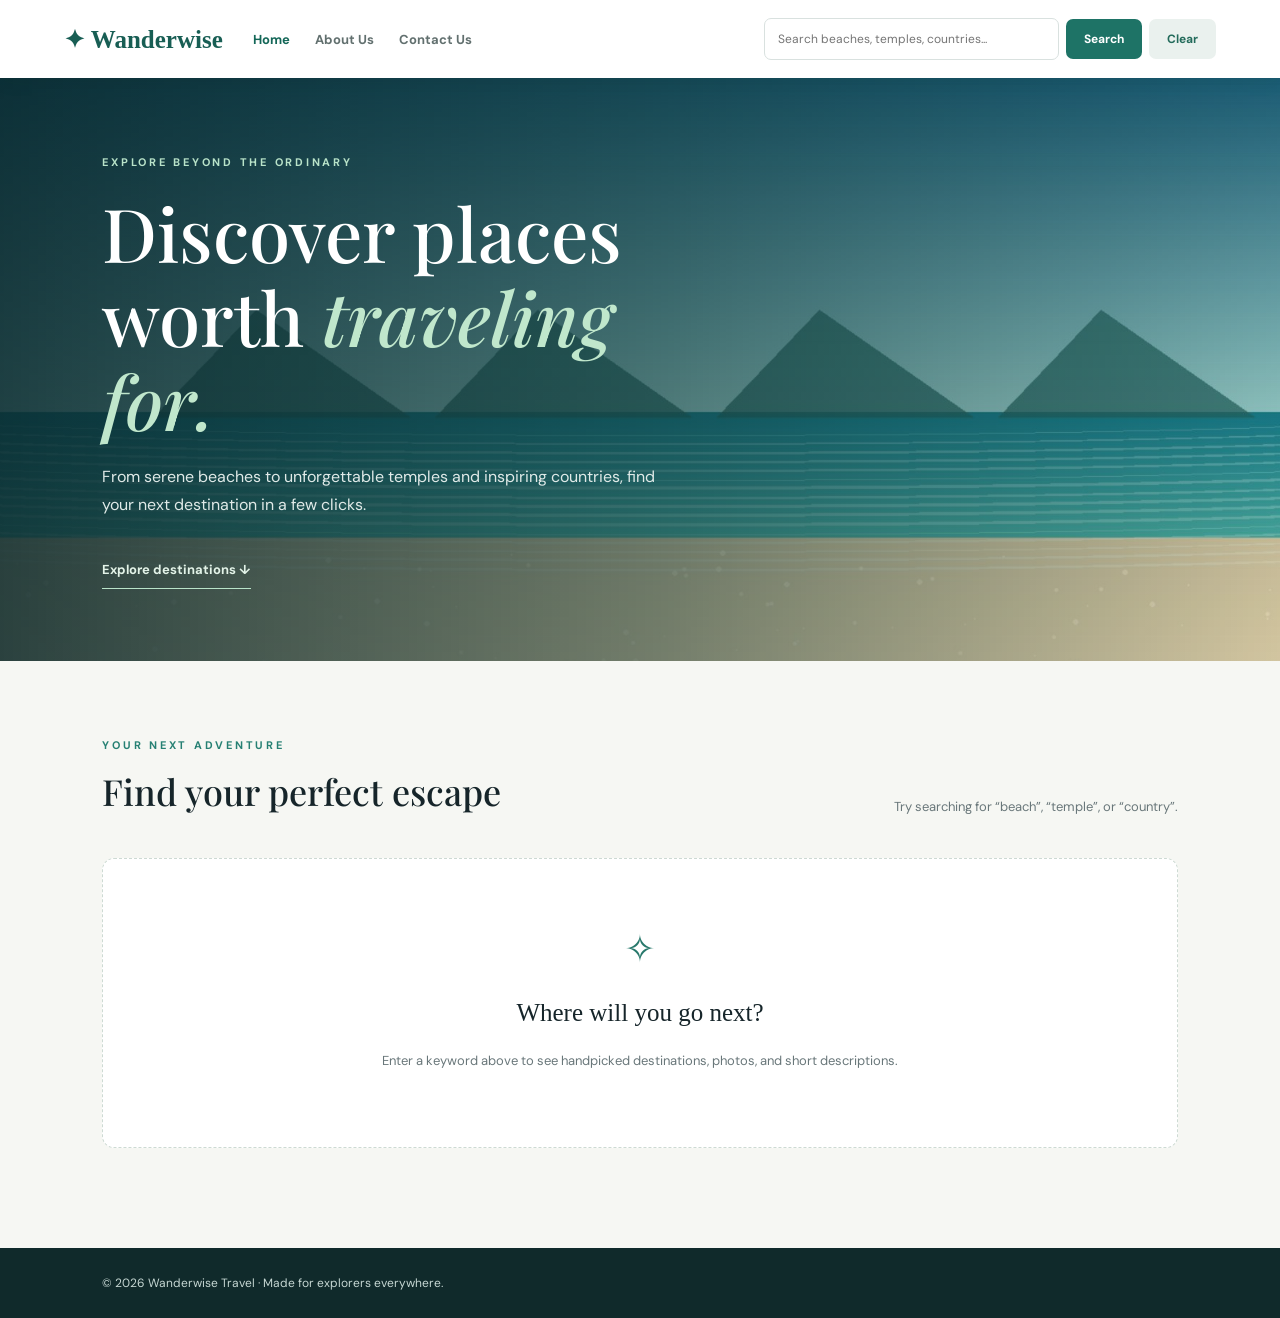
<file: index.html>
<!doctype html>
<html lang="en"><head><meta charset="UTF-8"><meta name="viewport" content="width=device-width, initial-scale=1"><meta name="description" content="Explore beaches, temples, and countries with Wanderwise Travel."><title>Wanderwise | Travel Recommendations</title><link rel="stylesheet" href="style.css"></head>
<body><header class="nav"><a class="logo" href="index.html">✦ Wanderwise</a><nav aria-label="Main navigation"><a class="active" href="index.html">Home</a><a href="about.html">About Us</a><a href="contact.html">Contact Us</a></nav><form class="search" id="searchForm" role="search"><label class="sr-only" for="searchInput">Search destinations</label><input id="searchInput" placeholder="Search beaches, temples, countries..." autocomplete="off"><button type="submit">Search</button><button type="button" id="clearButton" class="secondary">Clear</button></form></header>
<main><section class="hero"><div class="hero-copy"><span class="eyebrow">EXPLORE BEYOND THE ORDINARY</span><h1>Discover places worth <em>traveling for.</em></h1><p>From serene beaches to unforgettable temples and inspiring countries, find your next destination in a few clicks.</p><a class="hero-link" href="#results">Explore destinations ↓</a></div></section><section id="results" class="results"><div class="section-heading"><div><span class="eyebrow dark">YOUR NEXT ADVENTURE</span><h2 id="resultsTitle">Find your perfect escape</h2></div><p id="resultsStatus" aria-live="polite">Try searching for “beach”, “temple”, or “country”.</p></div><div id="recommendations" class="cards"><article class="empty"><span>✧</span><h3>Where will you go next?</h3><p>Enter a keyword above to see handpicked destinations, photos, and short descriptions.</p></article></div></section></main><footer>© 2026 Wanderwise Travel · Made for explorers everywhere.</footer><script src="script.js"></script></body></html>
</file>
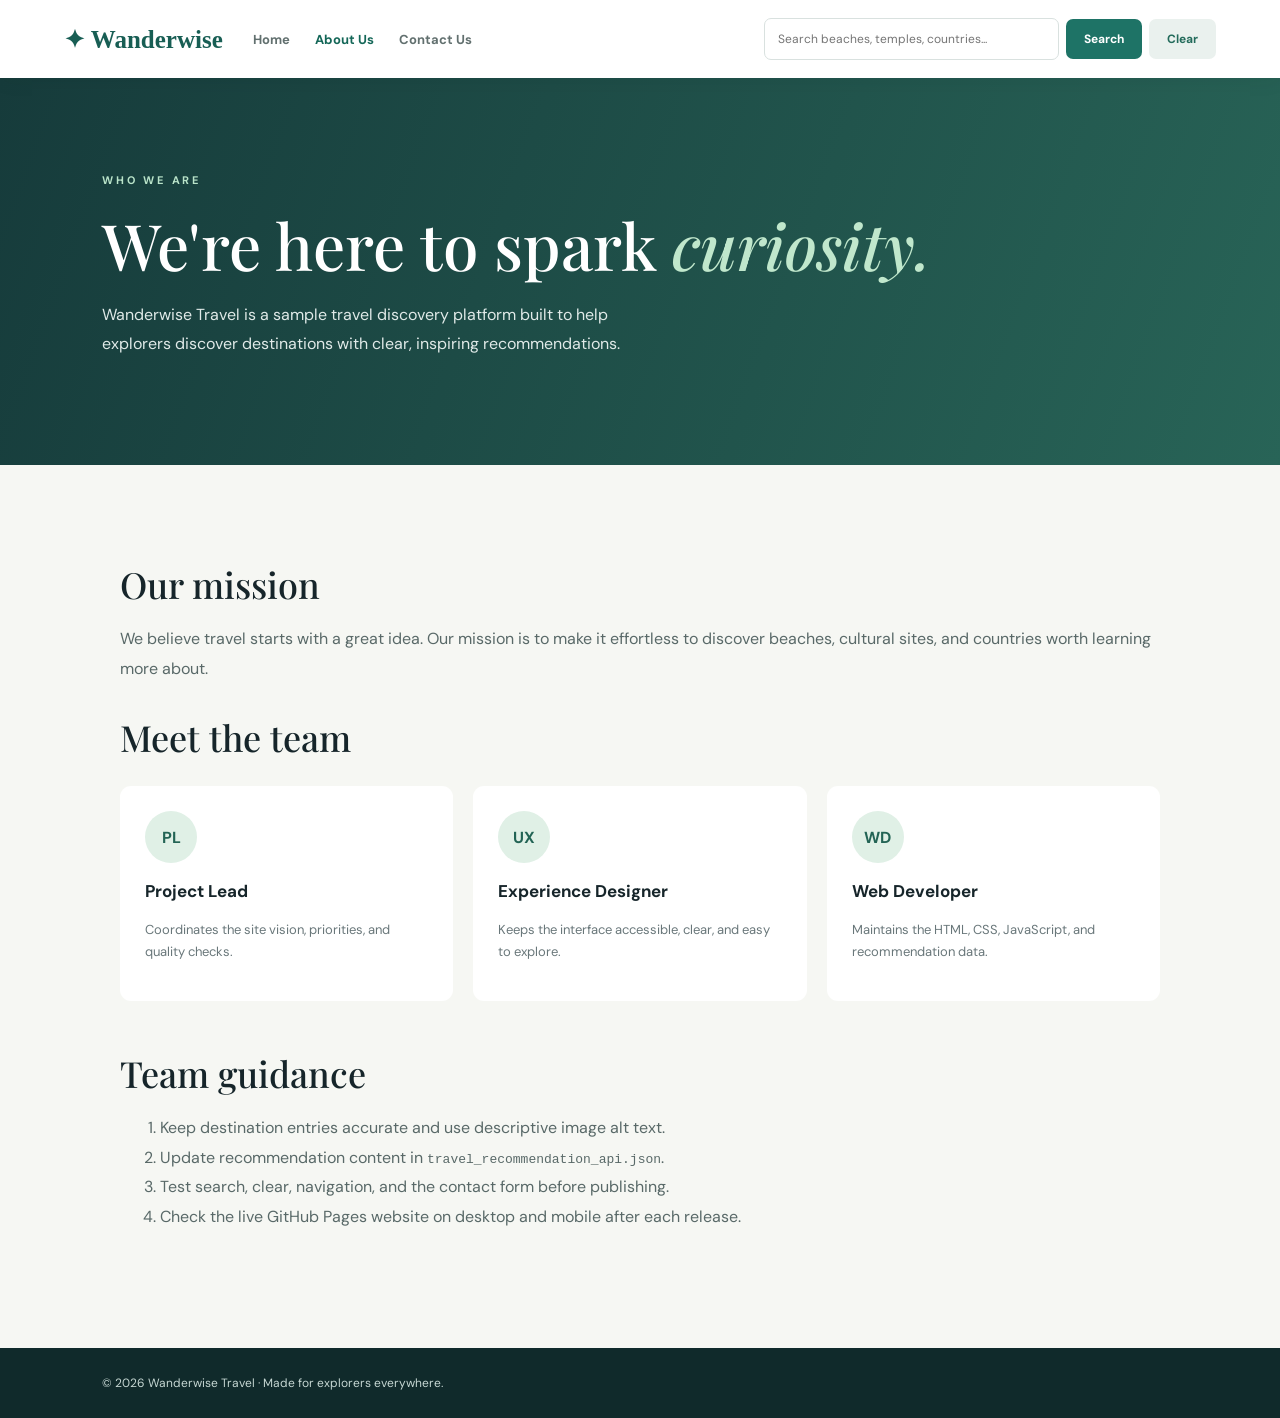
<file: about.html>
<!doctype html><html lang="en"><head><meta charset="UTF-8"><meta name="viewport" content="width=device-width, initial-scale=1"><title>About Us | Wanderwise</title><link rel="stylesheet" href="style.css"></head><body><header class="nav"><a class="logo" href="index.html">✦ Wanderwise</a><nav aria-label="Main navigation"><a href="index.html">Home</a><a class="active" href="about.html">About Us</a><a href="contact.html">Contact Us</a></nav><form class="search" action="index.html" method="get"><label class="sr-only" for="navSearch">Search destinations</label><input id="navSearch" name="q" placeholder="Search beaches, temples, countries..."><button type="submit">Search</button><button type="button" class="secondary" onclick="document.getElementById('navSearch').value=''">Clear</button></form></header><main><section class="page-hero"><span class="eyebrow">WHO WE ARE</span><h1>We're here to spark <em>curiosity.</em></h1><p>Wanderwise Travel is a sample travel discovery platform built to help explorers discover destinations with clear, inspiring recommendations.</p></section><section class="content-panel"><h2>Our mission</h2><p>We believe travel starts with a great idea. Our mission is to make it effortless to discover beaches, cultural sites, and countries worth learning more about.</p><h2>Meet the team</h2><div class="team"><article><span class="avatar">PL</span><h3>Project Lead</h3><p>Coordinates the site vision, priorities, and quality checks.</p></article><article><span class="avatar">UX</span><h3>Experience Designer</h3><p>Keeps the interface accessible, clear, and easy to explore.</p></article><article><span class="avatar">WD</span><h3>Web Developer</h3><p>Maintains the HTML, CSS, JavaScript, and recommendation data.</p></article></div><h2>Team guidance</h2><ol><li>Keep destination entries accurate and use descriptive image alt text.</li><li>Update recommendation content in <code>travel_recommendation_api.json</code>.</li><li>Test search, clear, navigation, and the contact form before publishing.</li><li>Check the live GitHub Pages website on desktop and mobile after each release.</li></ol></section></main><footer>© 2026 Wanderwise Travel · Made for explorers everywhere.</footer></body></html>
</file>
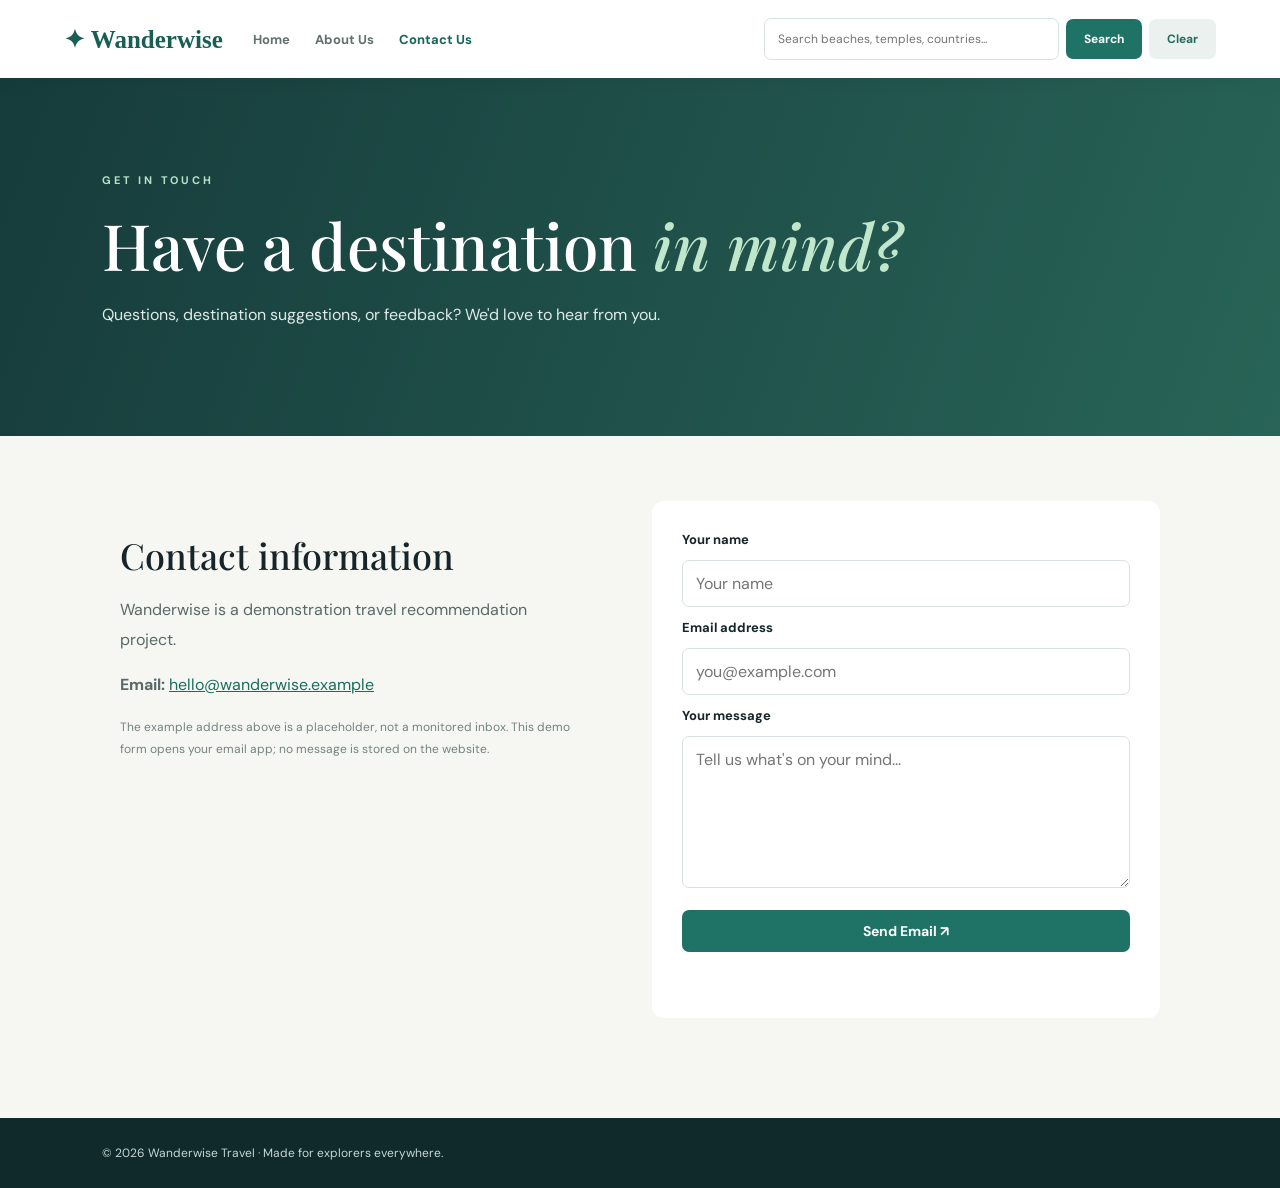
<file: contact.html>
<!doctype html><html lang="en"><head><meta charset="UTF-8"><meta name="viewport" content="width=device-width, initial-scale=1"><title>Contact Us | Wanderwise</title><link rel="stylesheet" href="style.css"></head><body><header class="nav"><a class="logo" href="index.html">✦ Wanderwise</a><nav aria-label="Main navigation"><a href="index.html">Home</a><a href="about.html">About Us</a><a class="active" href="contact.html">Contact Us</a></nav><form class="search" action="index.html" method="get"><label class="sr-only" for="navSearch">Search destinations</label><input id="navSearch" name="q" placeholder="Search beaches, temples, countries..."><button type="submit">Search</button><button type="button" class="secondary" onclick="document.getElementById('navSearch').value=''">Clear</button></form></header><main><section class="page-hero"><span class="eyebrow">GET IN TOUCH</span><h1>Have a destination <em>in mind?</em></h1><p>Questions, destination suggestions, or feedback? We'd love to hear from you.</p></section><section class="content-panel contact-layout"><div><h2>Contact information</h2><p>Wanderwise is a demonstration travel recommendation project.</p><p><strong>Email:</strong> <a href="mailto:hello@wanderwise.example">hello@wanderwise.example</a></p><p class="fine-print">The example address above is a placeholder, not a monitored inbox. This demo form opens your email app; no message is stored on the website.</p></div><form class="contact-form" id="contactForm"><label for="name">Your name</label><input id="name" name="name" required placeholder="Your name"><label for="email">Email address</label><input id="email" type="email" name="email" required placeholder="you@example.com"><label for="message">Your message</label><textarea id="message" name="message" rows="6" required placeholder="Tell us what's on your mind..."></textarea><button type="submit">Send Email ↗</button><p id="formFeedback" class="fine-print" aria-live="polite"></p></form></section></main><footer>© 2026 Wanderwise Travel · Made for explorers everywhere.</footer><script src="contact.js"></script></body></html>
</file>
<file: style.css>
@import url('https://fonts.googleapis.com/css2?family=DM+Sans:wght@400;500;600;700&family=Playfair+Display:ital,wght@0,500;0,600;1,500&display=swap');
:root{--ink:#16252a;--muted:#69777a;--teal:#1d685e;--pale:#f6f7f3;--white:#fff}*{box-sizing:border-box}html{scroll-behavior:smooth}body{margin:0;background:var(--pale);color:var(--ink);font-family:'DM Sans',Arial,sans-serif}a{color:inherit;text-decoration:none}.nav{display:flex;align-items:center;gap:30px;padding:18px 5%;background:white;box-shadow:0 2px 20px #132a2210;position:relative;z-index:1}.logo{font-family:Georgia,serif;font-size:25px;font-weight:bold;color:#185e54;white-space:nowrap}.nav nav{display:flex;gap:25px;white-space:nowrap}.nav nav a{font-size:13px;font-weight:700;color:#62706f}.nav nav a.active,.nav nav a:hover{color:#146758}.search{margin-left:auto;display:flex;gap:7px;align-items:center}.search input,.contact-form input,.contact-form textarea{font:inherit;border:1px solid #d9e1df;background:#fff;border-radius:7px;padding:12px 13px;outline-offset:2px}.search input{width:min(25vw,295px);font-size:12px}button{border:0;border-radius:7px;padding:12px 18px;background:#1e7366;color:white;font:700 12px 'DM Sans',sans-serif;cursor:pointer}button:hover{background:#15564b}.secondary{background:#eaf1ee;color:#236b5b}.secondary:hover{background:#d8e8e1}.hero{min-height:510px;background:linear-gradient(90deg,rgba(9,39,43,.85) 0%,rgba(13,48,49,.54) 52%,rgba(11,42,41,.12) 100%),url('images/hero.jpg') center 49%/cover;display:flex;align-items:center}.hero-copy{max-width:760px;padding:72px 8%;color:#fff}.eyebrow{font-size:11px;letter-spacing:.25em;font-weight:700;color:#b9e3c9}.hero h1,.page-hero h1{font-family:'Playfair Display',Georgia,serif;font-weight:500;font-size:clamp(44px,5.8vw,78px);line-height:1.13;margin:20px 0}.hero h1 em,.page-hero h1 em{color:#c0e7cc;font-weight:500}.hero p,.page-hero p{color:#e0eae8;font-size:16px;line-height:1.8;max-width:560px}.hero-link{display:inline-block;border-bottom:1px solid #b9e3c9;margin-top:25px;padding-bottom:10px;color:#e3f3e8;font-size:13px;font-weight:700}.results{padding:72px 8% 100px;min-height:410px}.section-heading{display:flex;justify-content:space-between;gap:20px;align-items:end;margin-bottom:30px}.eyebrow.dark{color:#268073}.section-heading h2,.content-panel h2{font-family:'Playfair Display',Georgia,serif;font-size:36px;font-weight:500;margin:13px 0}.section-heading p{font-size:13px;color:var(--muted)}.cards{display:grid;grid-template-columns:repeat(3,minmax(0,1fr));gap:24px}.destination-card{background:#fff;border-radius:12px;overflow:hidden;box-shadow:0 10px 35px #1a33221a}.destination-card img{display:block;width:100%;height:220px;object-fit:cover;background:#dde5e0}.card-copy{padding:24px}.card-label{color:#1f8272;letter-spacing:.15em;font-size:10px;font-weight:700}.destination-card h3{font-family:'Playfair Display',Georgia,serif;font-size:23px;margin:12px 0}.destination-card p{font-size:13px;color:var(--muted);line-height:1.8;margin:0}.empty{grid-column:1/-1;text-align:center;background:white;border:1px dashed #cddad3;border-radius:12px;padding:65px 18px}.empty span{font-size:38px;color:#27786b}.empty h3{font-family:Georgia,serif;font-size:25px;font-weight:normal}.empty p{color:var(--muted);font-size:13px}footer{padding:27px 8%;background:#102a2b;color:#c6d7d3;font-size:12px}.page-hero{background:linear-gradient(110deg,#163b3b,#286457);color:white;padding:90px 8%}.page-hero h1{font-size:clamp(40px,5vw,65px);max-width:850px}.content-panel{max-width:1100px;margin:0 auto;padding:65px 30px 100px}.content-panel>p,.content-panel li,.contact-layout p{line-height:1.85;color:#596968}.content-panel h2{margin-top:30px}.team{display:grid;grid-template-columns:repeat(3,1fr);gap:20px;margin:25px 0 48px}.team article{background:white;padding:25px;border-radius:11px}.avatar{display:grid;place-items:center;background:#e0f0e6;color:#236455;width:52px;height:52px;border-radius:50%;font-weight:700}.team h3{font-size:17px}.team p{color:var(--muted);line-height:1.7;font-size:13px}.contact-layout{display:grid;grid-template-columns:1fr 1.1fr;gap:70px}.contact-layout a{color:#196e5f;text-decoration:underline}.contact-form{display:flex;flex-direction:column;gap:12px;background:white;padding:30px;border-radius:12px}.contact-form label{font-size:13px;font-weight:700}.contact-form textarea{resize:vertical}.contact-form button{margin-top:10px;font-size:14px}.fine-print{font-size:12px!important;color:#748280!important}.sr-only{position:absolute;width:1px;height:1px;padding:0;margin:-1px;overflow:hidden;clip:rect(0,0,0,0);white-space:nowrap;border:0}@media(max-width:1100px){.nav{flex-wrap:wrap}.search{margin-left:0;width:100%}.search input{width:100%;flex:1}}@media(max-width:700px){.nav{gap:15px}.nav nav{gap:18px}.search{flex-wrap:nowrap}.search input{min-width:0}.search button{padding:12px 10px}.hero{min-height:470px}.hero-copy{padding:65px 7%}.results{padding:55px 6%}.section-heading{display:block}.cards,.team,.contact-layout{grid-template-columns:1fr}.page-hero{padding:70px 7%}.contact-layout{gap:25px}}
</file>
